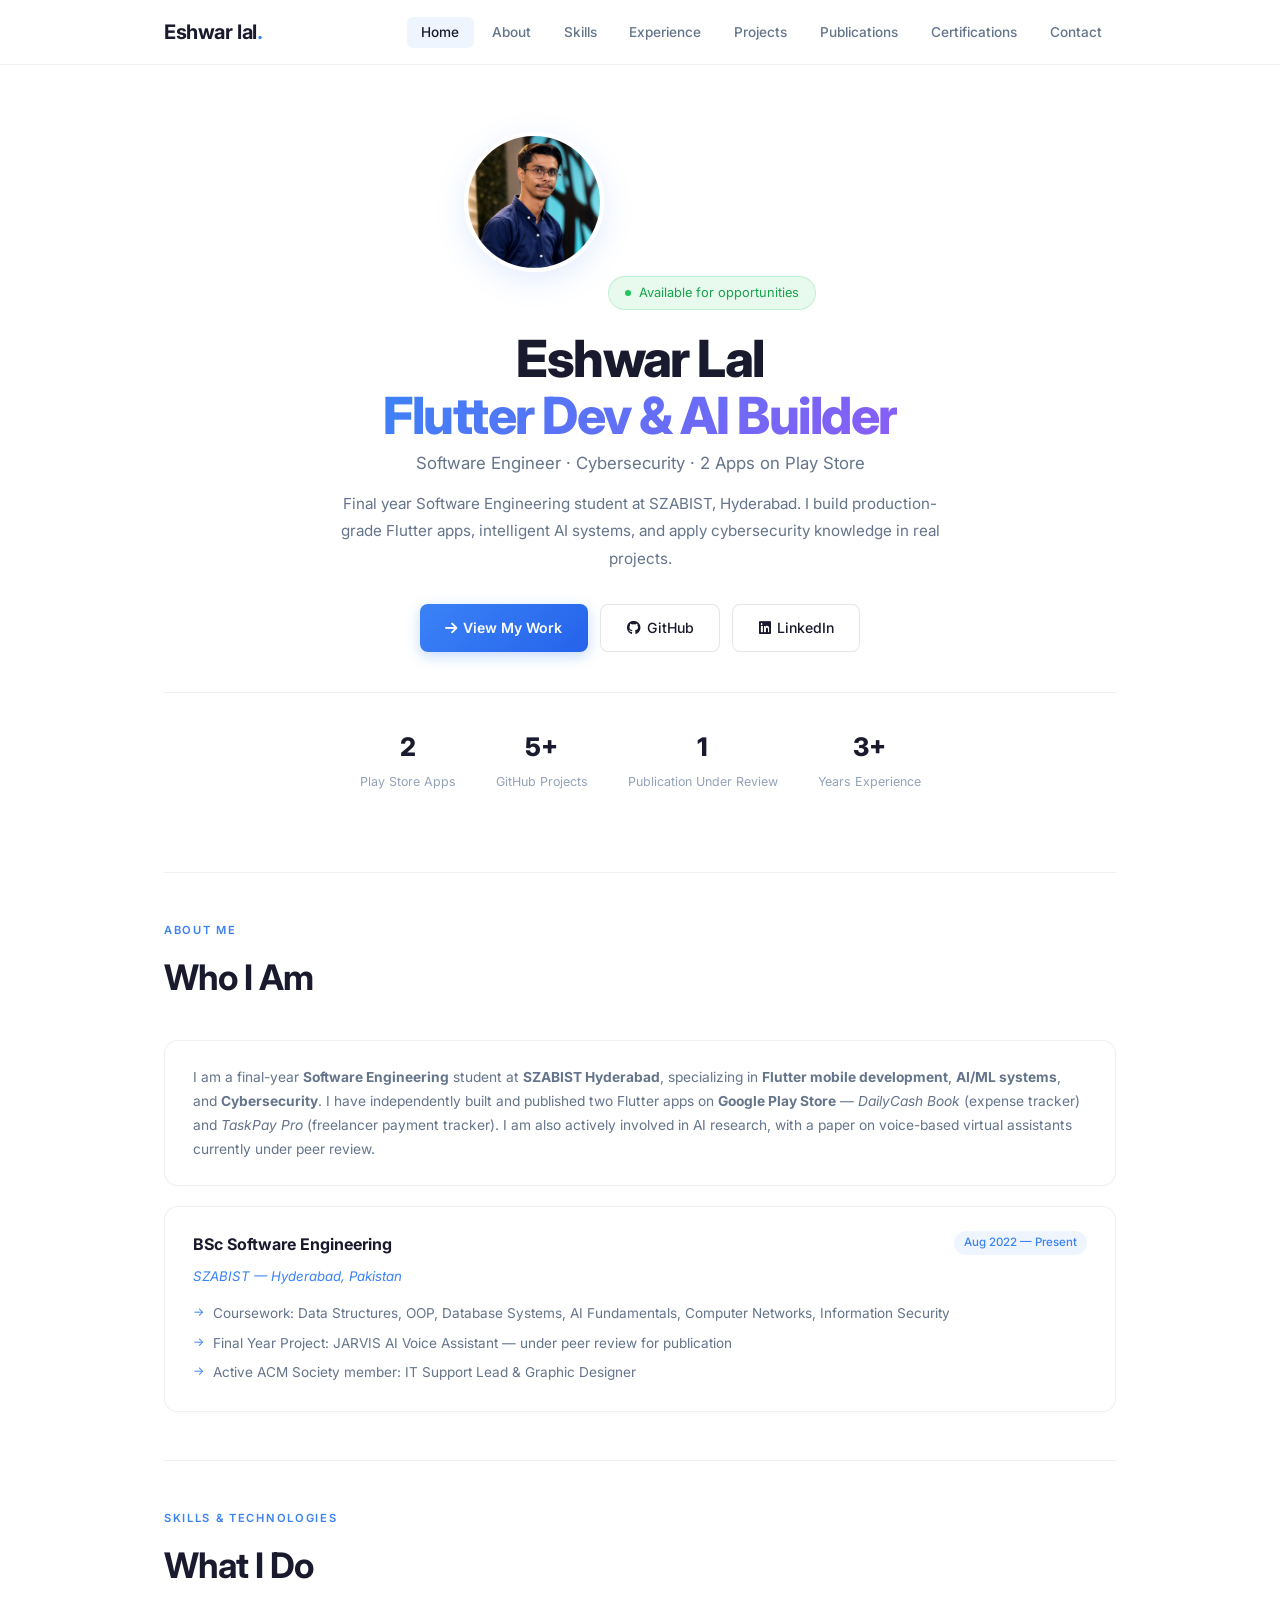
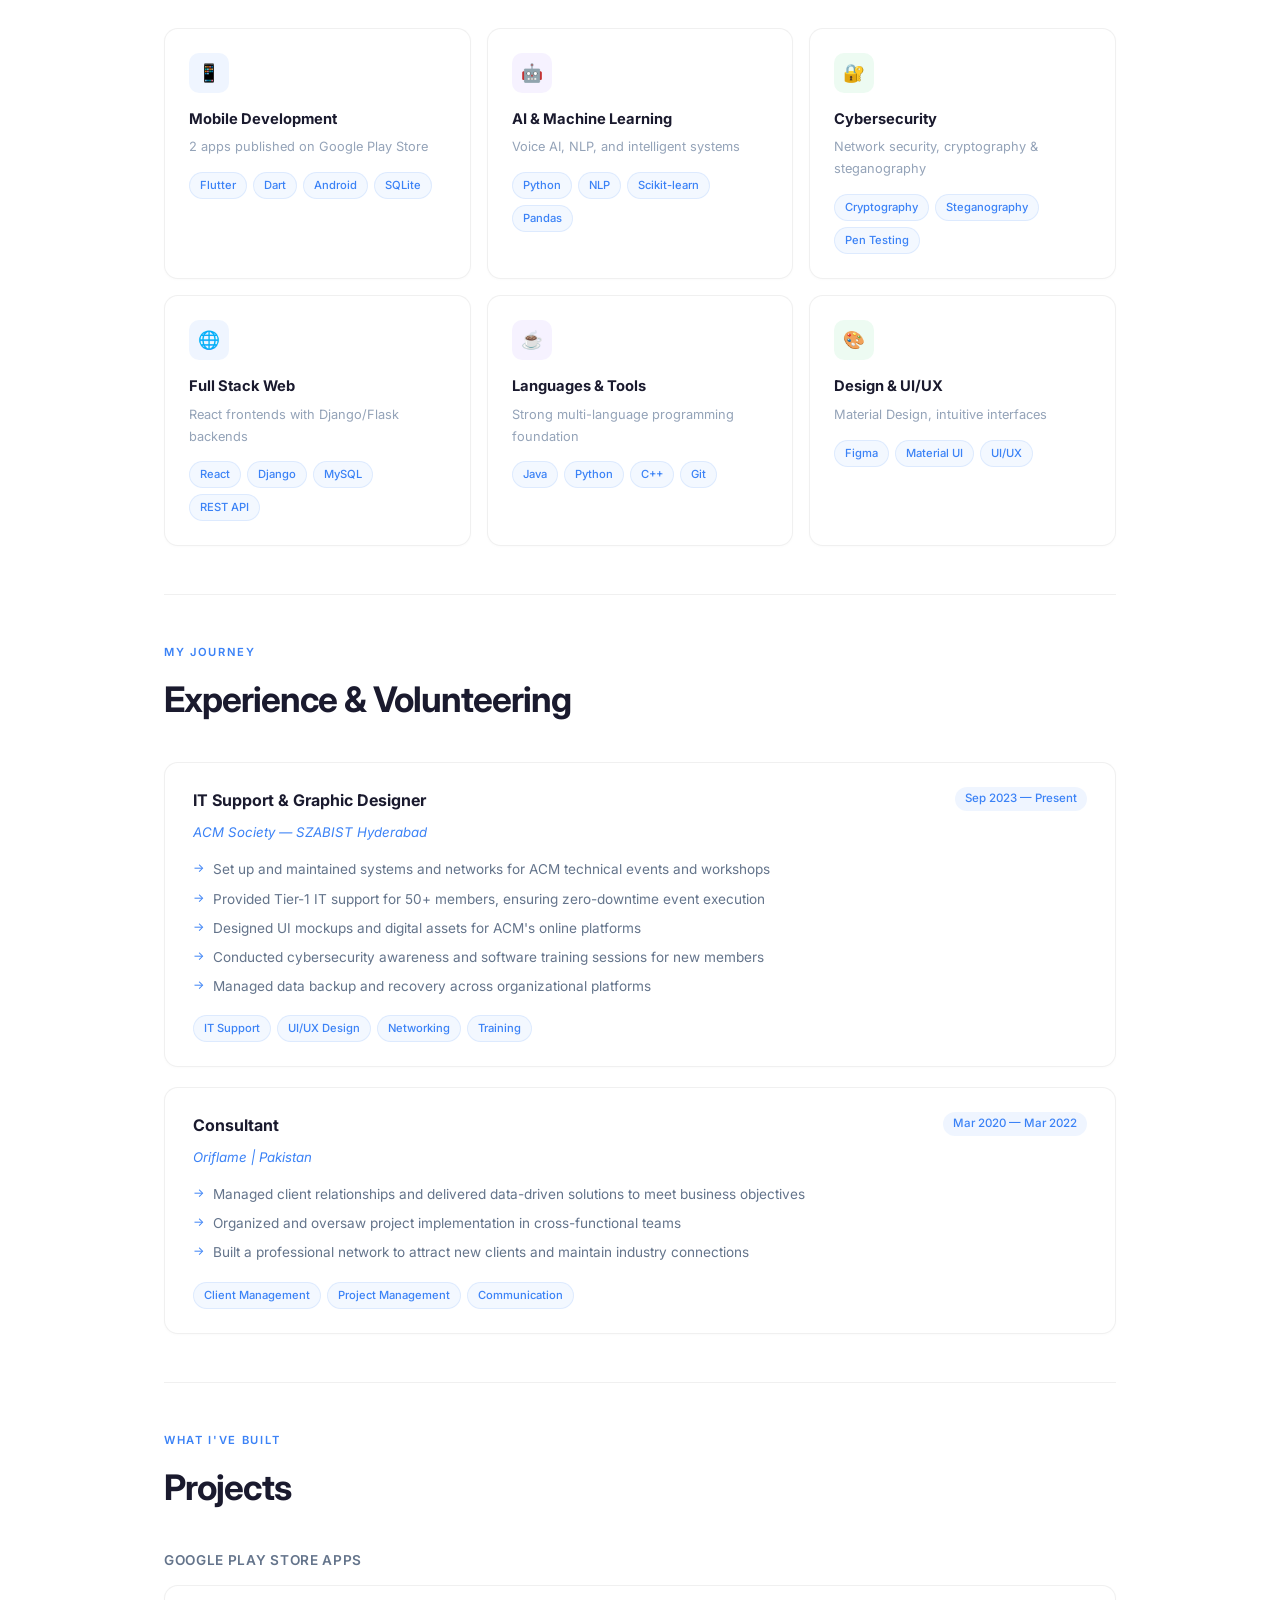
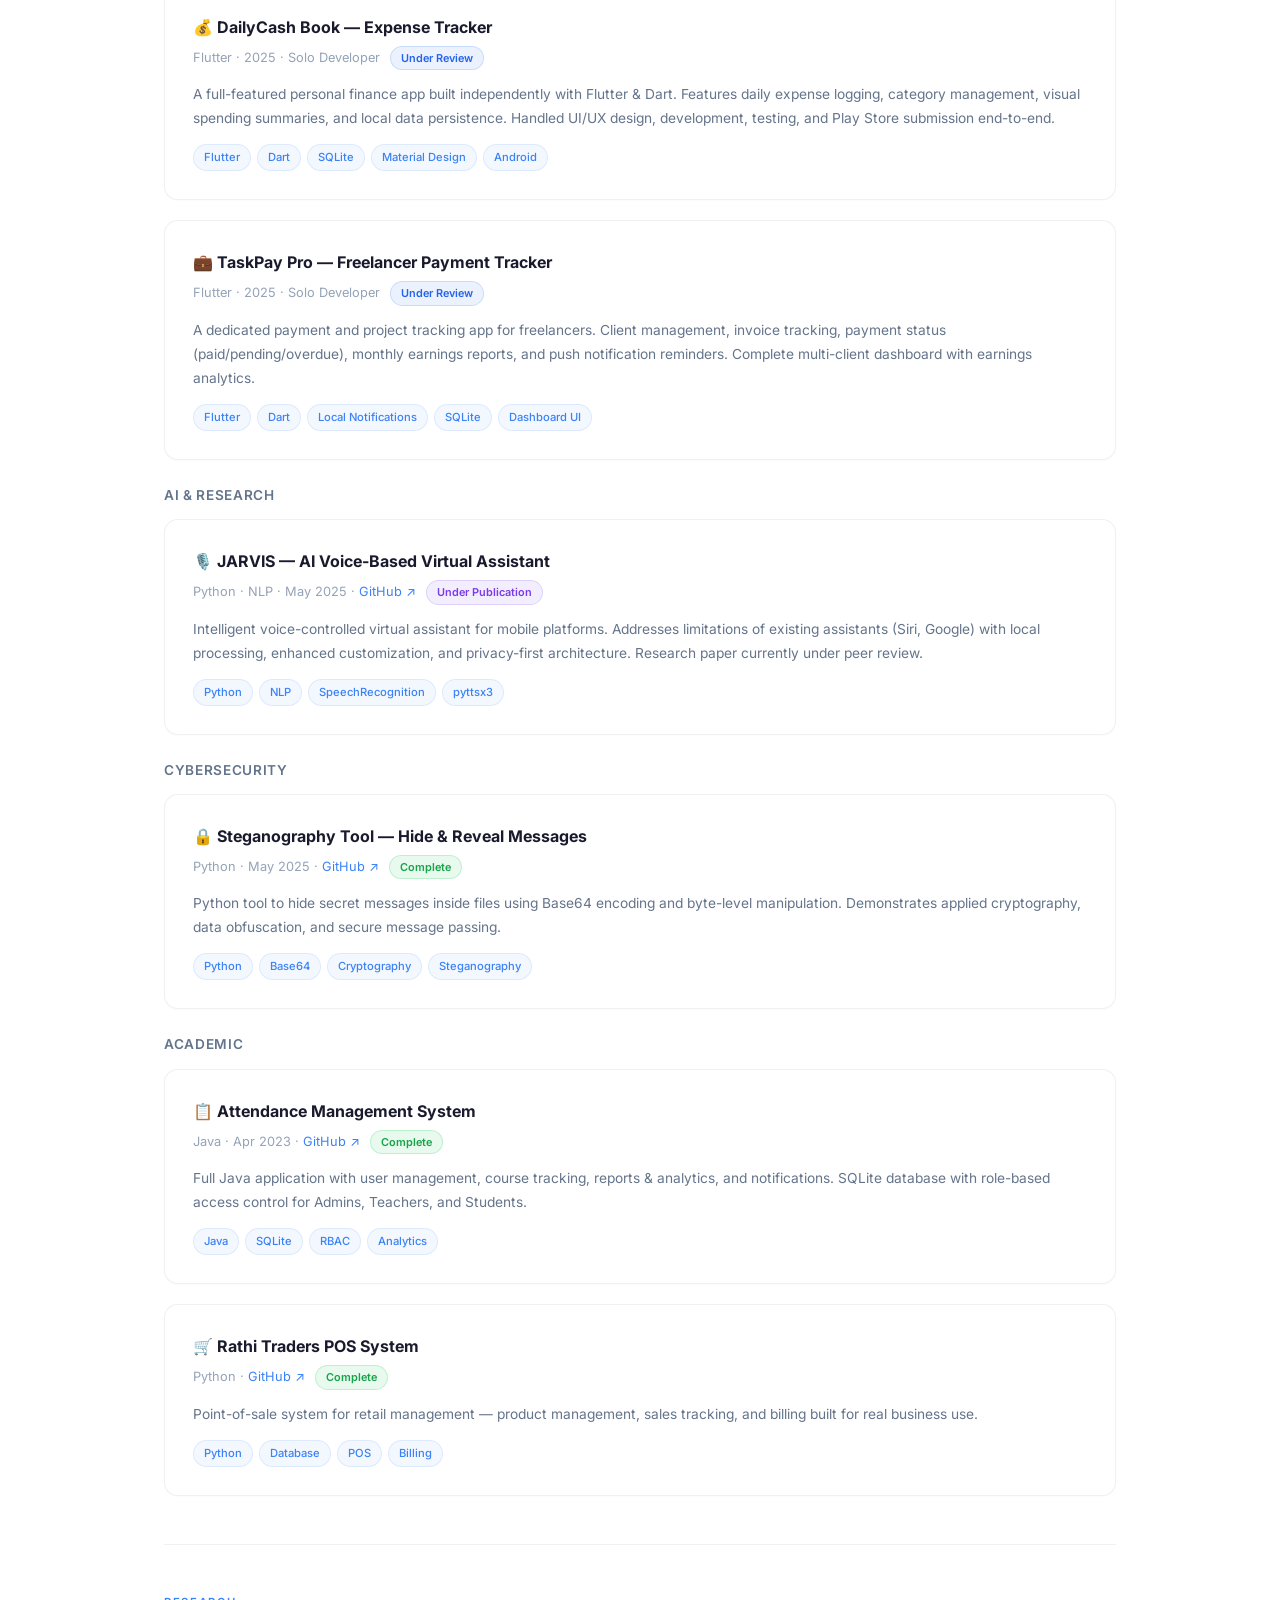
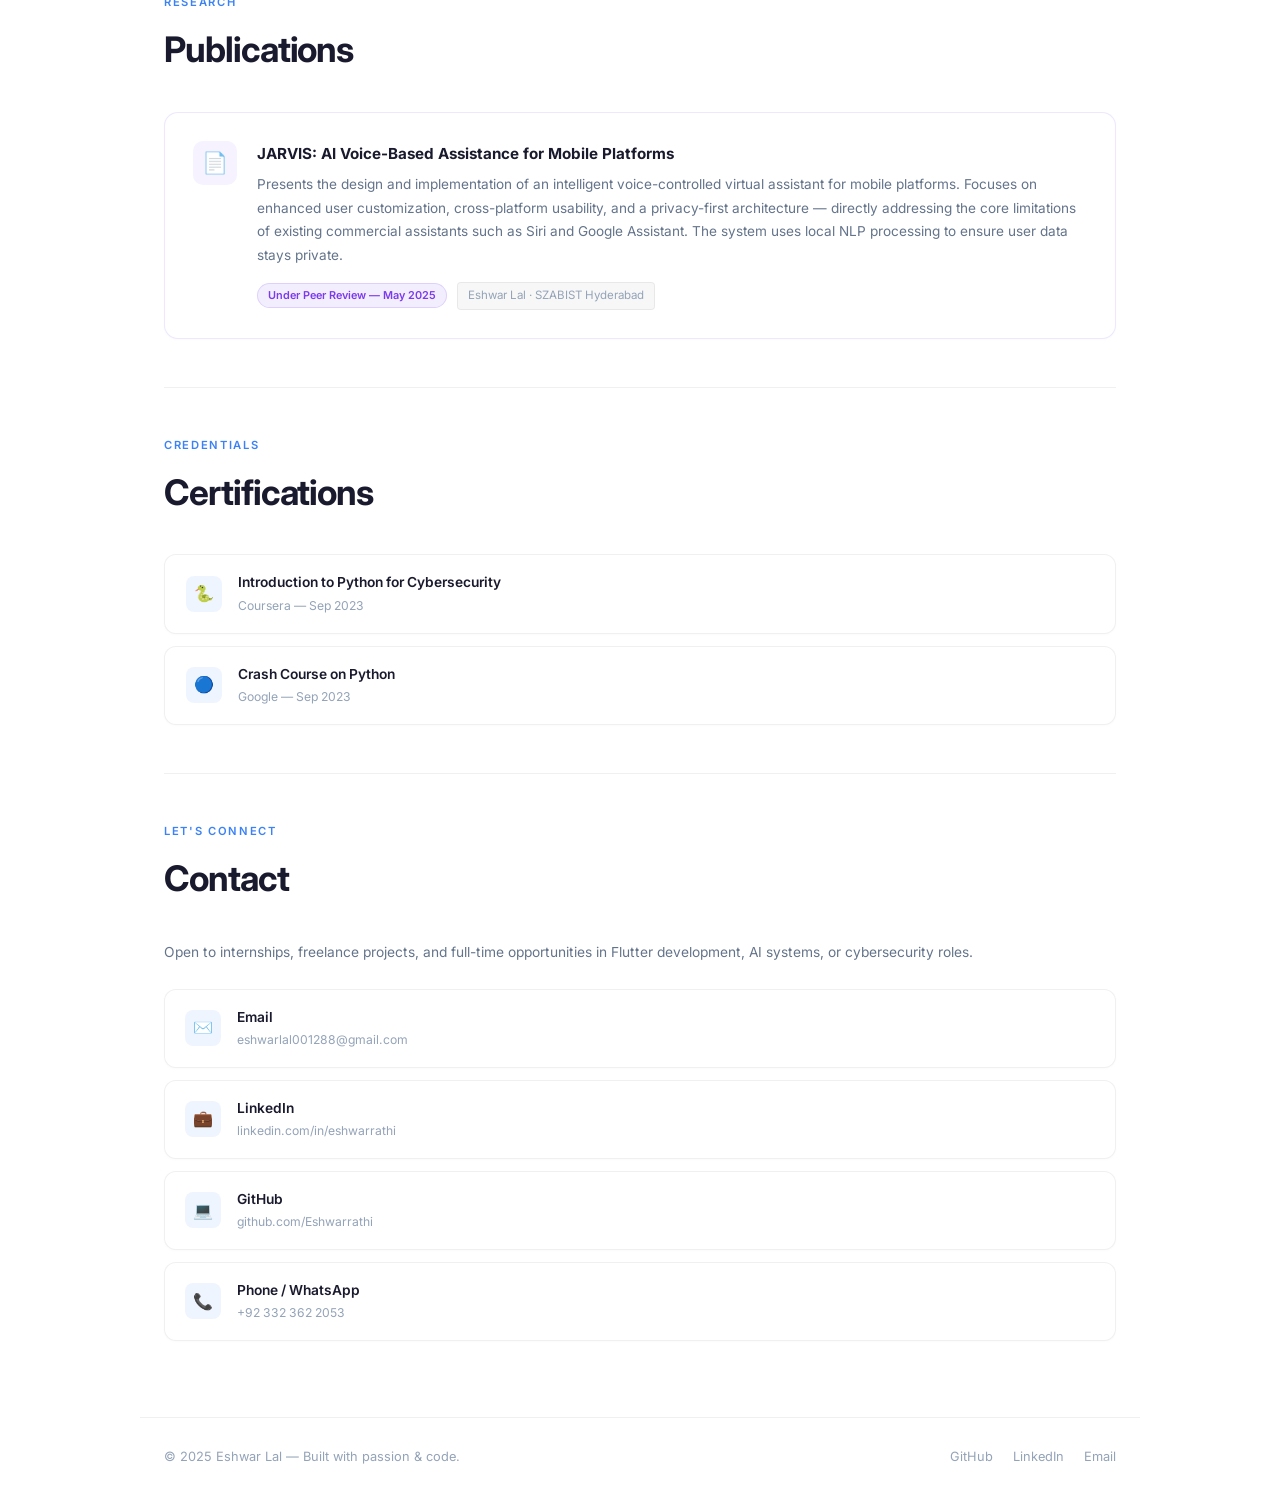
<file: index.html>
<!DOCTYPE html>
<html lang="en">
<head>
  <meta charset="UTF-8"/>
  <meta name="viewport" content="width=device-width, initial-scale=1.0"/>
  <meta name="description" content="Eshwar Lal — Flutter Developer, AI Builder & Cybersecurity Professional"/>
  <title>Eshwar Lal — Portfolio</title>
  <link rel="preconnect" href="https://fonts.googleapis.com">
  <link href="https://fonts.googleapis.com/css2?family=Inter:wght@300;400;500;600;700;800&display=swap" rel="stylesheet">
  <link rel="stylesheet" href="https://cdnjs.cloudflare.com/ajax/libs/font-awesome/6.0.0-beta3/css/all.min.css">
  <link rel="stylesheet" href="style.css"/>
</head>
<body>

<header class="site-header">
  <nav class="navbar">
    <a class="navbar-brand" href="#home">Eshwar lal<span>.</span></a>
    <button class="nav-toggle" id="navToggle" aria-label="Menu">
      <span></span><span></span><span></span>
    </button>
    <ul class="nav-links" id="navLinks">
      <li><a href="#home" class="active">Home</a></li>
      <li><a href="#about">About</a></li>
      <li><a href="#skills">Skills</a></li>
      <li><a href="#experience">Experience</a></li>
      <li><a href="#projects">Projects</a></li>
      <li><a href="#publications">Publications</a></li>
      <li><a href="#certifications">Certifications</a></li>
      <li><a href="#contact">Contact</a></li>
    </ul>
  </nav>
</header>

<main>

<!-- ─── Hero ─── -->
<section id="home" class="hero visible">
  <img src="1777917170538.png" alt="Eshwar Lal" class="hero-avatar" id="profilePic"/>
  <div class="hero-badge">
    <span class="hero-badge-dot"></span> Available for opportunities
  </div>
  <h1 class="hero-name">Eshwar Lal<br><span>Flutter Dev &amp; AI Builder</span></h1>
  <p class="hero-title">Software Engineer · Cybersecurity · 2 Apps on Play Store</p>
  <p class="hero-desc">Final year Software Engineering student at SZABIST, Hyderabad. I build production-grade Flutter apps, intelligent AI systems, and apply cybersecurity knowledge in real projects.</p>
  <div class="hero-btns">
    <a href="#projects" class="btn-primary"><i class="fas fa-arrow-right"></i> View My Work</a>
    <a href="https://github.com/Eshwarrathi" target="_blank" class="btn-outline"><i class="fab fa-github"></i> GitHub</a>
    <a href="https://www.linkedin.com/in/eshwarrathi" target="_blank" class="btn-outline"><i class="fab fa-linkedin"></i> LinkedIn</a>
  </div>
  <div class="hero-stats">
    <div><div class="stat-num">2</div><div class="stat-label">Play Store Apps</div></div>
    <div><div class="stat-num">5+</div><div class="stat-label">GitHub Projects</div></div>
    <div><div class="stat-num">1</div><div class="stat-label">Publication Under Review</div></div>
    <div><div class="stat-num">3+</div><div class="stat-label">Years Experience</div></div>
  </div>
</section>

<hr class="divider"/>

<!-- ─── About ─── -->
<section id="about">
  <span class="section-label">About Me</span>
  <h2 class="section-title">Who I Am</h2>
  <div class="card">
    <p class="card-desc">I am a final-year <strong>Software Engineering</strong> student at <strong>SZABIST Hyderabad</strong>, specializing in <strong>Flutter mobile development</strong>, <strong>AI/ML systems</strong>, and <strong>Cybersecurity</strong>. I have independently built and published two Flutter apps on <strong>Google Play Store</strong> — <em>DailyCash Book</em> (expense tracker) and <em>TaskPay Pro</em> (freelancer payment tracker). I am also actively involved in AI research, with a paper on voice-based virtual assistants currently under peer review.</p>
  </div>

  <div class="card" style="margin-top:1rem;">
    <div class="card-header">
      <span class="card-title">BSc Software Engineering</span>
      <span class="card-date">Aug 2022 — Present</span>
    </div>
    <div class="card-org"><a href="https://www.szabist.edu.pk" target="_blank">SZABIST — Hyderabad, Pakistan</a></div>
    <ul class="card-list">
      <li>Coursework: Data Structures, OOP, Database Systems, AI Fundamentals, Computer Networks, Information Security</li>
      <li>Final Year Project: JARVIS AI Voice Assistant — under peer review for publication</li>
      <li>Active ACM Society member: IT Support Lead &amp; Graphic Designer</li>
    </ul>
  </div>
</section>

<hr class="divider"/>

<!-- ─── Skills ─── -->
<section id="skills">
  <span class="section-label">Skills &amp; Technologies</span>
  <h2 class="section-title">What I Do</h2>
  <div class="skills-grid">
    <div class="skill-card">
      <div class="skill-icon icon-blue">📱</div>
      <h3>Mobile Development</h3>
      <p>2 apps published on Google Play Store</p>
      <div class="tags"><span class="tag">Flutter</span><span class="tag">Dart</span><span class="tag">Android</span><span class="tag">SQLite</span></div>
    </div>
    <div class="skill-card">
      <div class="skill-icon icon-purple">🤖</div>
      <h3>AI &amp; Machine Learning</h3>
      <p>Voice AI, NLP, and intelligent systems</p>
      <div class="tags"><span class="tag">Python</span><span class="tag">NLP</span><span class="tag">Scikit-learn</span><span class="tag">Pandas</span></div>
    </div>
    <div class="skill-card">
      <div class="skill-icon icon-green">🔐</div>
      <h3>Cybersecurity</h3>
      <p>Network security, cryptography &amp; steganography</p>
      <div class="tags"><span class="tag">Cryptography</span><span class="tag">Steganography</span><span class="tag">Pen Testing</span></div>
    </div>
    <div class="skill-card">
      <div class="skill-icon icon-blue">🌐</div>
      <h3>Full Stack Web</h3>
      <p>React frontends with Django/Flask backends</p>
      <div class="tags"><span class="tag">React</span><span class="tag">Django</span><span class="tag">MySQL</span><span class="tag">REST API</span></div>
    </div>
    <div class="skill-card">
      <div class="skill-icon icon-purple">☕</div>
      <h3>Languages &amp; Tools</h3>
      <p>Strong multi-language programming foundation</p>
      <div class="tags"><span class="tag">Java</span><span class="tag">Python</span><span class="tag">C++</span><span class="tag">Git</span></div>
    </div>
    <div class="skill-card">
      <div class="skill-icon icon-green">🎨</div>
      <h3>Design &amp; UI/UX</h3>
      <p>Material Design, intuitive interfaces</p>
      <div class="tags"><span class="tag">Figma</span><span class="tag">Material UI</span><span class="tag">UI/UX</span></div>
    </div>
  </div>
</section>

<hr class="divider"/>

<!-- ─── Experience ─── -->
<section id="experience">
  <span class="section-label">My Journey</span>
  <h2 class="section-title">Experience &amp; Volunteering</h2>
  <div class="card">
    <div class="card-header">
      <span class="card-title">IT Support &amp; Graphic Designer</span>
      <span class="card-date">Sep 2023 — Present</span>
    </div>
    <div class="card-org"><a href="https://www.szabist.edu.pk" target="_blank">ACM Society — SZABIST Hyderabad</a></div>
    <ul class="card-list">
      <li>Set up and maintained systems and networks for ACM technical events and workshops</li>
      <li>Provided Tier-1 IT support for 50+ members, ensuring zero-downtime event execution</li>
      <li>Designed UI mockups and digital assets for ACM's online platforms</li>
      <li>Conducted cybersecurity awareness and software training sessions for new members</li>
      <li>Managed data backup and recovery across organizational platforms</li>
    </ul>
    <div class="tags"><span class="tag">IT Support</span><span class="tag">UI/UX Design</span><span class="tag">Networking</span><span class="tag">Training</span></div>
  </div>
  <div class="card">
    <div class="card-header">
      <span class="card-title">Consultant</span>
      <span class="card-date">Mar 2020 — Mar 2022</span>
    </div>
    <div class="card-org">Oriflame | Pakistan</div>
    <ul class="card-list">
      <li>Managed client relationships and delivered data-driven solutions to meet business objectives</li>
      <li>Organized and oversaw project implementation in cross-functional teams</li>
      <li>Built a professional network to attract new clients and maintain industry connections</li>
    </ul>
    <div class="tags"><span class="tag">Client Management</span><span class="tag">Project Management</span><span class="tag">Communication</span></div>
  </div>
</section>

<hr class="divider"/>

<!-- ─── Projects ─── -->
<section id="projects">
  <span class="section-label">What I've Built</span>
  <h2 class="section-title">Projects</h2>

  <h3 style="font-size:0.85rem;font-weight:600;color:#64748b;margin-bottom:0.75rem;text-transform:uppercase;letter-spacing:0.05em;">Google Play Store Apps</h3>
  <div class="project-card card-featured">
    <div class="project-title">💰 DailyCash Book — Expense Tracker</div>
    <div class="project-meta">Flutter · 2025 · Solo Developer <span class="badge badge-blue" style="margin-left:6px;">Under Review</span></div>
    <p class="project-desc">A full-featured personal finance app built independently with Flutter &amp; Dart. Features daily expense logging, category management, visual spending summaries, and local data persistence. Handled UI/UX design, development, testing, and Play Store submission end-to-end.</p>
    <div class="tags"><span class="tag">Flutter</span><span class="tag">Dart</span><span class="tag">SQLite</span><span class="tag">Material Design</span><span class="tag">Android</span></div>
  </div>
  <div class="project-card card-featured">
    <div class="project-title">💼 TaskPay Pro — Freelancer Payment Tracker</div>
    <div class="project-meta">Flutter · 2025 · Solo Developer <span class="badge badge-blue" style="margin-left:6px;">Under Review</span></div>
    <p class="project-desc">A dedicated payment and project tracking app for freelancers. Client management, invoice tracking, payment status (paid/pending/overdue), monthly earnings reports, and push notification reminders. Complete multi-client dashboard with earnings analytics.</p>
    <div class="tags"><span class="tag">Flutter</span><span class="tag">Dart</span><span class="tag">Local Notifications</span><span class="tag">SQLite</span><span class="tag">Dashboard UI</span></div>
  </div>

  <h3 style="font-size:0.85rem;font-weight:600;color:#64748b;margin:1.5rem 0 0.75rem;text-transform:uppercase;letter-spacing:0.05em;">AI &amp; Research</h3>
  <div class="project-card">
    <div class="project-title">🎙️ JARVIS — AI Voice-Based Virtual Assistant</div>
    <div class="project-meta">Python · NLP · May 2025 · <a href="https://github.com/Eshwarrathi" target="_blank">GitHub ↗</a> <span class="badge badge-purple" style="margin-left:6px;">Under Publication</span></div>
    <p class="project-desc">Intelligent voice-controlled virtual assistant for mobile platforms. Addresses limitations of existing assistants (Siri, Google) with local processing, enhanced customization, and privacy-first architecture. Research paper currently under peer review.</p>
    <div class="tags"><span class="tag">Python</span><span class="tag">NLP</span><span class="tag">SpeechRecognition</span><span class="tag">pyttsx3</span></div>
  </div>

  <h3 style="font-size:0.85rem;font-weight:600;color:#64748b;margin:1.5rem 0 0.75rem;text-transform:uppercase;letter-spacing:0.05em;">Cybersecurity</h3>
  <div class="project-card">
    <div class="project-title">🔒 Steganography Tool — Hide &amp; Reveal Messages</div>
    <div class="project-meta">Python · May 2025 · <a href="https://github.com/Eshwarrathi" target="_blank">GitHub ↗</a> <span class="badge badge-green" style="margin-left:6px;">Complete</span></div>
    <p class="project-desc">Python tool to hide secret messages inside files using Base64 encoding and byte-level manipulation. Demonstrates applied cryptography, data obfuscation, and secure message passing.</p>
    <div class="tags"><span class="tag">Python</span><span class="tag">Base64</span><span class="tag">Cryptography</span><span class="tag">Steganography</span></div>
  </div>

  <h3 style="font-size:0.85rem;font-weight:600;color:#64748b;margin:1.5rem 0 0.75rem;text-transform:uppercase;letter-spacing:0.05em;">Academic</h3>
  <div class="project-card">
    <div class="project-title">📋 Attendance Management System</div>
    <div class="project-meta">Java · Apr 2023 · <a href="https://github.com/Eshwarrathi/Attendance-management-system-in-java-" target="_blank">GitHub ↗</a> <span class="badge badge-green" style="margin-left:6px;">Complete</span></div>
    <p class="project-desc">Full Java application with user management, course tracking, reports &amp; analytics, and notifications. SQLite database with role-based access control for Admins, Teachers, and Students.</p>
    <div class="tags"><span class="tag">Java</span><span class="tag">SQLite</span><span class="tag">RBAC</span><span class="tag">Analytics</span></div>
  </div>
  <div class="project-card">
    <div class="project-title">🛒 Rathi Traders POS System</div>
    <div class="project-meta">Python · <a href="https://github.com/Eshwarrathi/Rathi-Traders-POS-sytem" target="_blank">GitHub ↗</a> <span class="badge badge-green" style="margin-left:6px;">Complete</span></div>
    <p class="project-desc">Point-of-sale system for retail management — product management, sales tracking, and billing built for real business use.</p>
    <div class="tags"><span class="tag">Python</span><span class="tag">Database</span><span class="tag">POS</span><span class="tag">Billing</span></div>
  </div>
</section>

<hr class="divider"/>

<!-- ─── Publications ─── -->
<section id="publications">
  <span class="section-label">Research</span>
  <h2 class="section-title">Publications</h2>
  <div class="pub-card">
    <div class="pub-icon">📄</div>
    <div>
      <div class="pub-title">JARVIS: AI Voice-Based Assistance for Mobile Platforms</div>
      <p class="pub-desc">Presents the design and implementation of an intelligent voice-controlled virtual assistant for mobile platforms. Focuses on enhanced user customization, cross-platform usability, and a privacy-first architecture — directly addressing the core limitations of existing commercial assistants such as Siri and Google Assistant. The system uses local NLP processing to ensure user data stays private.</p>
      <span class="badge badge-purple">Under Peer Review — May 2025</span>
      <span class="badge-gray" style="display:inline-block;margin-left:6px;">Eshwar Lal · SZABIST Hyderabad</span>
    </div>
  </div>
</section>

<hr class="divider"/>

<!-- ─── Certifications ─── -->
<section id="certifications">
  <span class="section-label">Credentials</span>
  <h2 class="section-title">Certifications</h2>
  <div class="cert-card">
    <div class="cert-icon">🐍</div>
    <div>
      <div class="cert-name">Introduction to Python for Cybersecurity</div>
      <div class="cert-issuer">Coursera — Sep 2023</div>
    </div>
  </div>
  <div class="cert-card">
    <div class="cert-icon">🔵</div>
    <div>
      <div class="cert-name">Crash Course on Python</div>
      <div class="cert-issuer">Google — Sep 2023</div>
    </div>
  </div>
</section>

<hr class="divider"/>

<!-- ─── Contact ─── -->
<section id="contact">
  <span class="section-label">Let's Connect</span>
  <h2 class="section-title">Contact</h2>
  <p class="card-desc" style="margin-bottom:1.5rem;">Open to internships, freelance projects, and full-time opportunities in Flutter development, AI systems, or cybersecurity roles.</p>
  <a href="mailto:eshwarlal001288@gmail.com" class="contact-card">
    <div class="contact-icon">✉️</div>
    <div>
      <div class="contact-text">Email</div>
      <div class="contact-sub">eshwarlal001288@gmail.com</div>
    </div>
  </a>
  <a href="https://www.linkedin.com/in/eshwarrathi" target="_blank" class="contact-card">
    <div class="contact-icon">💼</div>
    <div>
      <div class="contact-text">LinkedIn</div>
      <div class="contact-sub">linkedin.com/in/eshwarrathi</div>
    </div>
  </a>
  <a href="https://github.com/Eshwarrathi" target="_blank" class="contact-card">
    <div class="contact-icon">💻</div>
    <div>
      <div class="contact-text">GitHub</div>
      <div class="contact-sub">github.com/Eshwarrathi</div>
    </div>
  </a>
  <a href="tel:+923323622053" class="contact-card">
    <div class="contact-icon">📞</div>
    <div>
      <div class="contact-text">Phone / WhatsApp</div>
      <div class="contact-sub">+92 332 362 2053</div>
    </div>
  </a>
</section>

</main>

<footer class="site-footer">
  <span class="footer-copy">© 2025 Eshwar Lal — Built with passion &amp; code.</span>
  <div class="footer-links">
    <a href="https://github.com/Eshwarrathi" target="_blank">GitHub</a>
    <a href="https://www.linkedin.com/in/eshwarrathi" target="_blank">LinkedIn</a>
    <a href="mailto:eshwarlal001288@gmail.com">Email</a>
  </div>
</footer>

<script>
// Mobile nav toggle
const toggle = document.getElementById('navToggle');
const links = document.getElementById('navLinks');
toggle.addEventListener('click', () => links.classList.toggle('open'));

// Close nav on link click
document.querySelectorAll('.nav-links a').forEach(a => {
  a.addEventListener('click', () => links.classList.remove('open'));
});

// Scroll-triggered animations
const observer = new IntersectionObserver((entries) => {
  entries.forEach(entry => {
    if (entry.isIntersecting) {
      entry.target.classList.add('visible');
    }
  });
}, { threshold: 0.1 });

document.querySelectorAll('section').forEach(s => {
  if (!s.classList.contains('visible')) observer.observe(s);
});

// Active nav link on scroll
const sections = document.querySelectorAll('section[id]');
const navAnchors = document.querySelectorAll('.nav-links a');
window.addEventListener('scroll', () => {
  let current = '';
  sections.forEach(s => {
    if (window.scrollY >= s.offsetTop - 200) current = s.id;
  });
  navAnchors.forEach(a => {
    a.classList.toggle('active', a.getAttribute('href') === '#' + current);
  });
});

// Profile pic click animation
document.getElementById('profilePic')?.addEventListener('click', function() {
  this.style.transform = 'scale(1.15) rotate(3deg)';
  setTimeout(() => { this.style.transform = ''; }, 400);
});
</script>

</body>
</html>
</file>
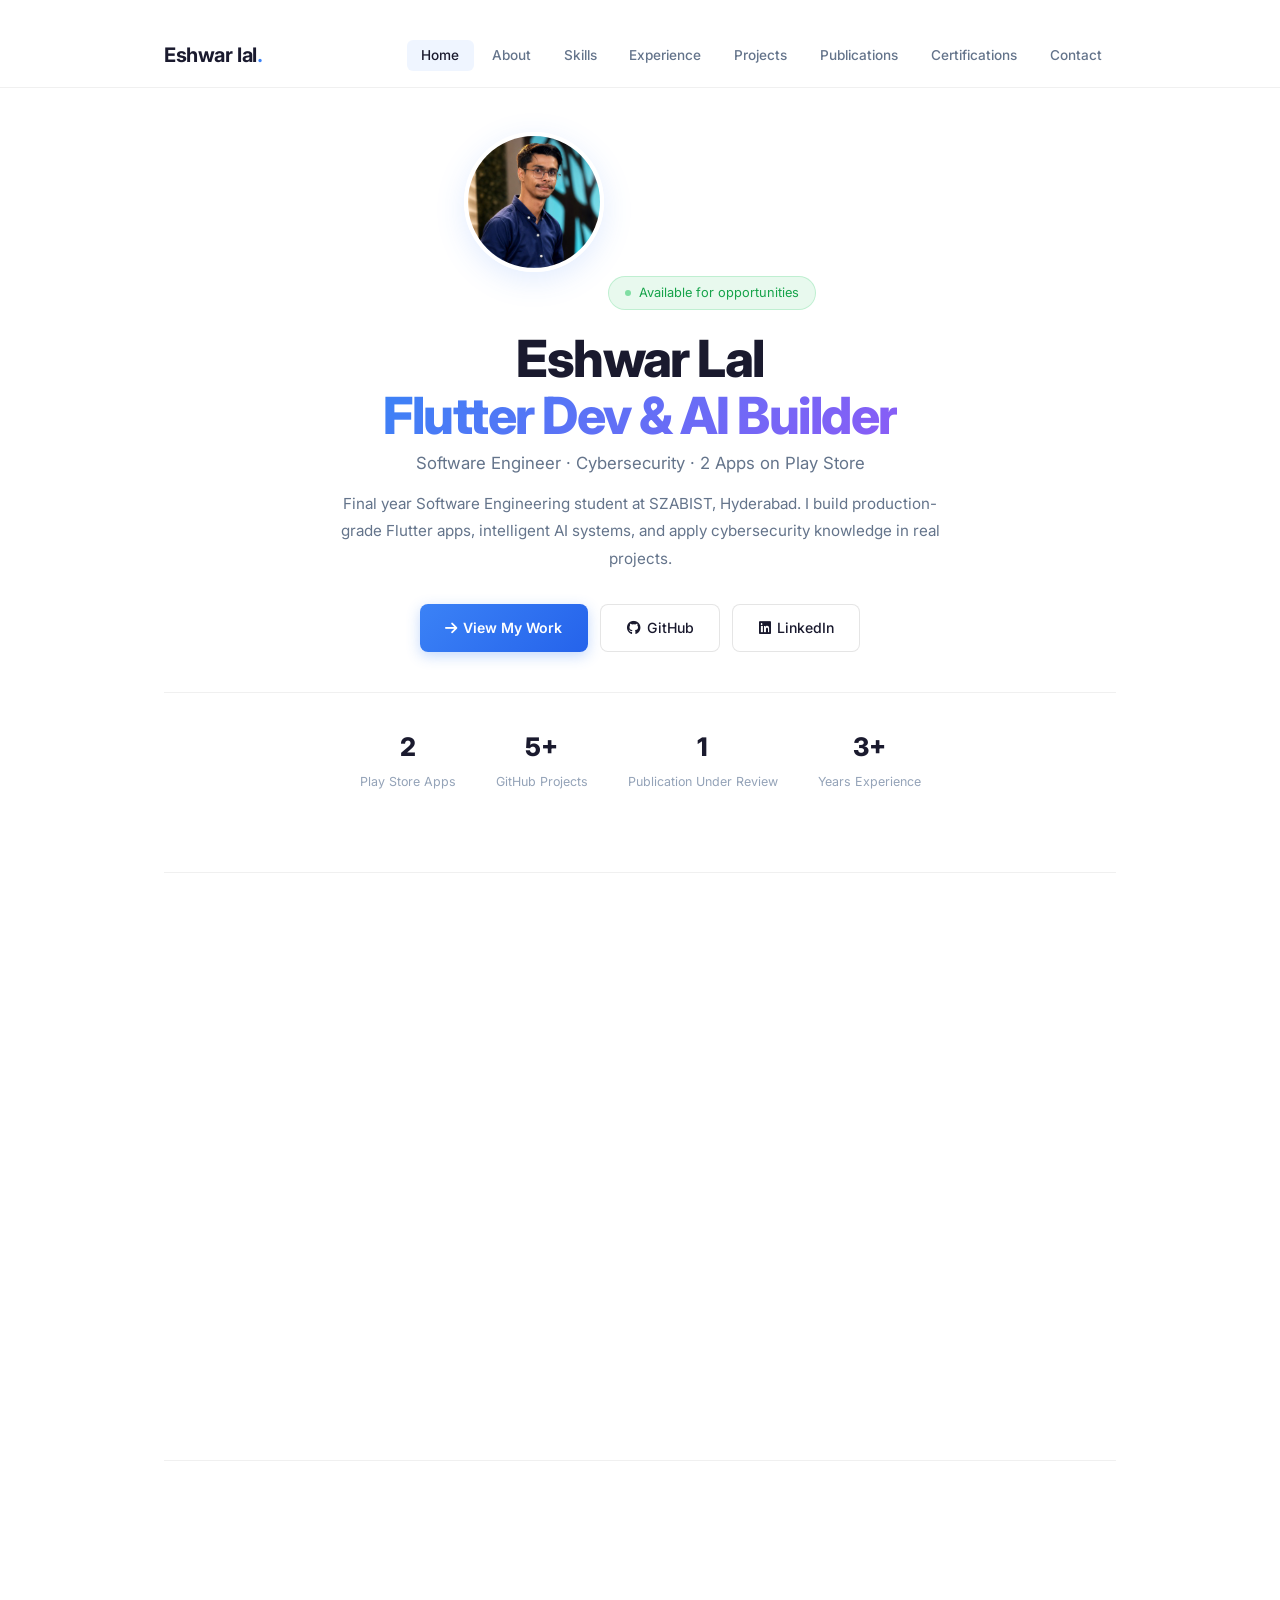
<file: certifications.html>
<!DOCTYPE html>
<html lang="en">
<head><meta charset="UTF-8"/><meta http-equiv="refresh" content="0;url=index.html#certifications"/><title>Redirecting...</title></head>
<body><p>Redirecting to <a href="index.html#certifications">new portfolio</a>...</p></body>
</html>
</file>
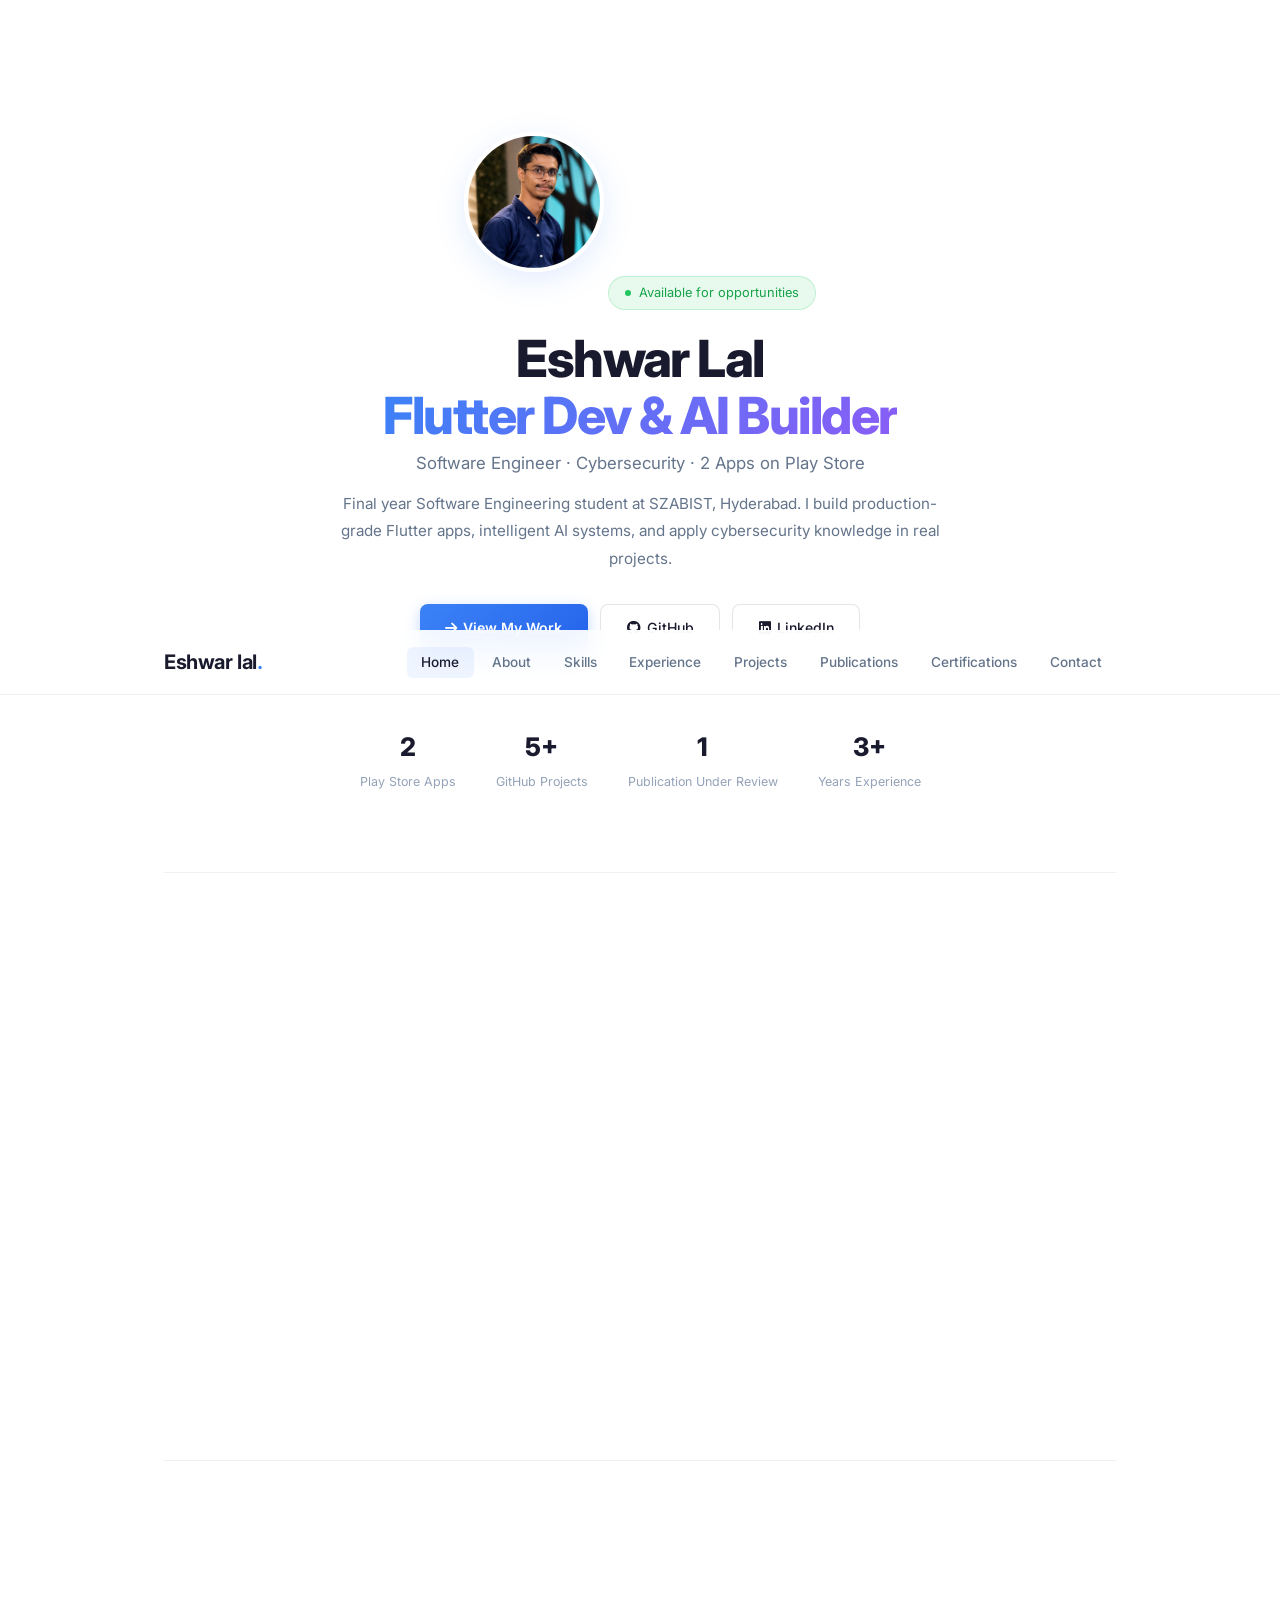
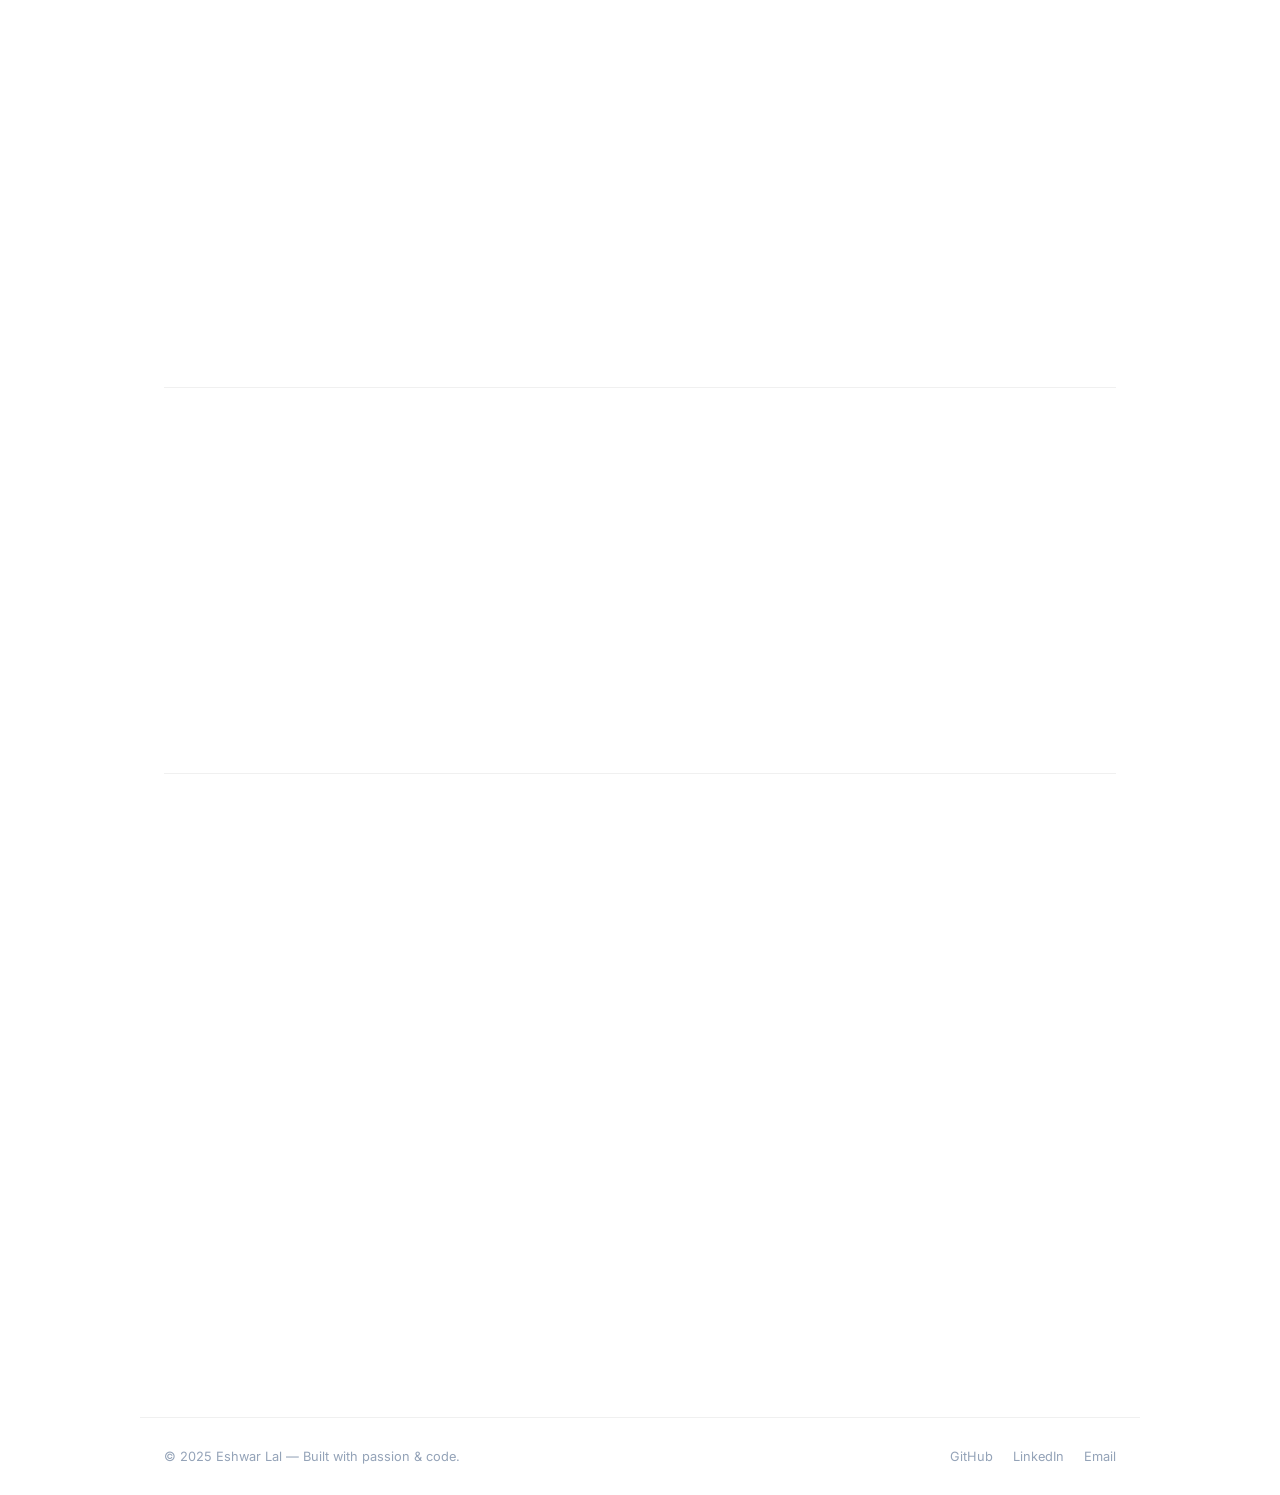
<file: contact.html>
<!DOCTYPE html>
<html lang="en">
<head><meta charset="UTF-8"/><meta http-equiv="refresh" content="0;url=index.html#contact"/><title>Redirecting...</title></head>
<body><p>Redirecting to <a href="index.html#contact">new portfolio</a>...</p></body>
</html>
</file>
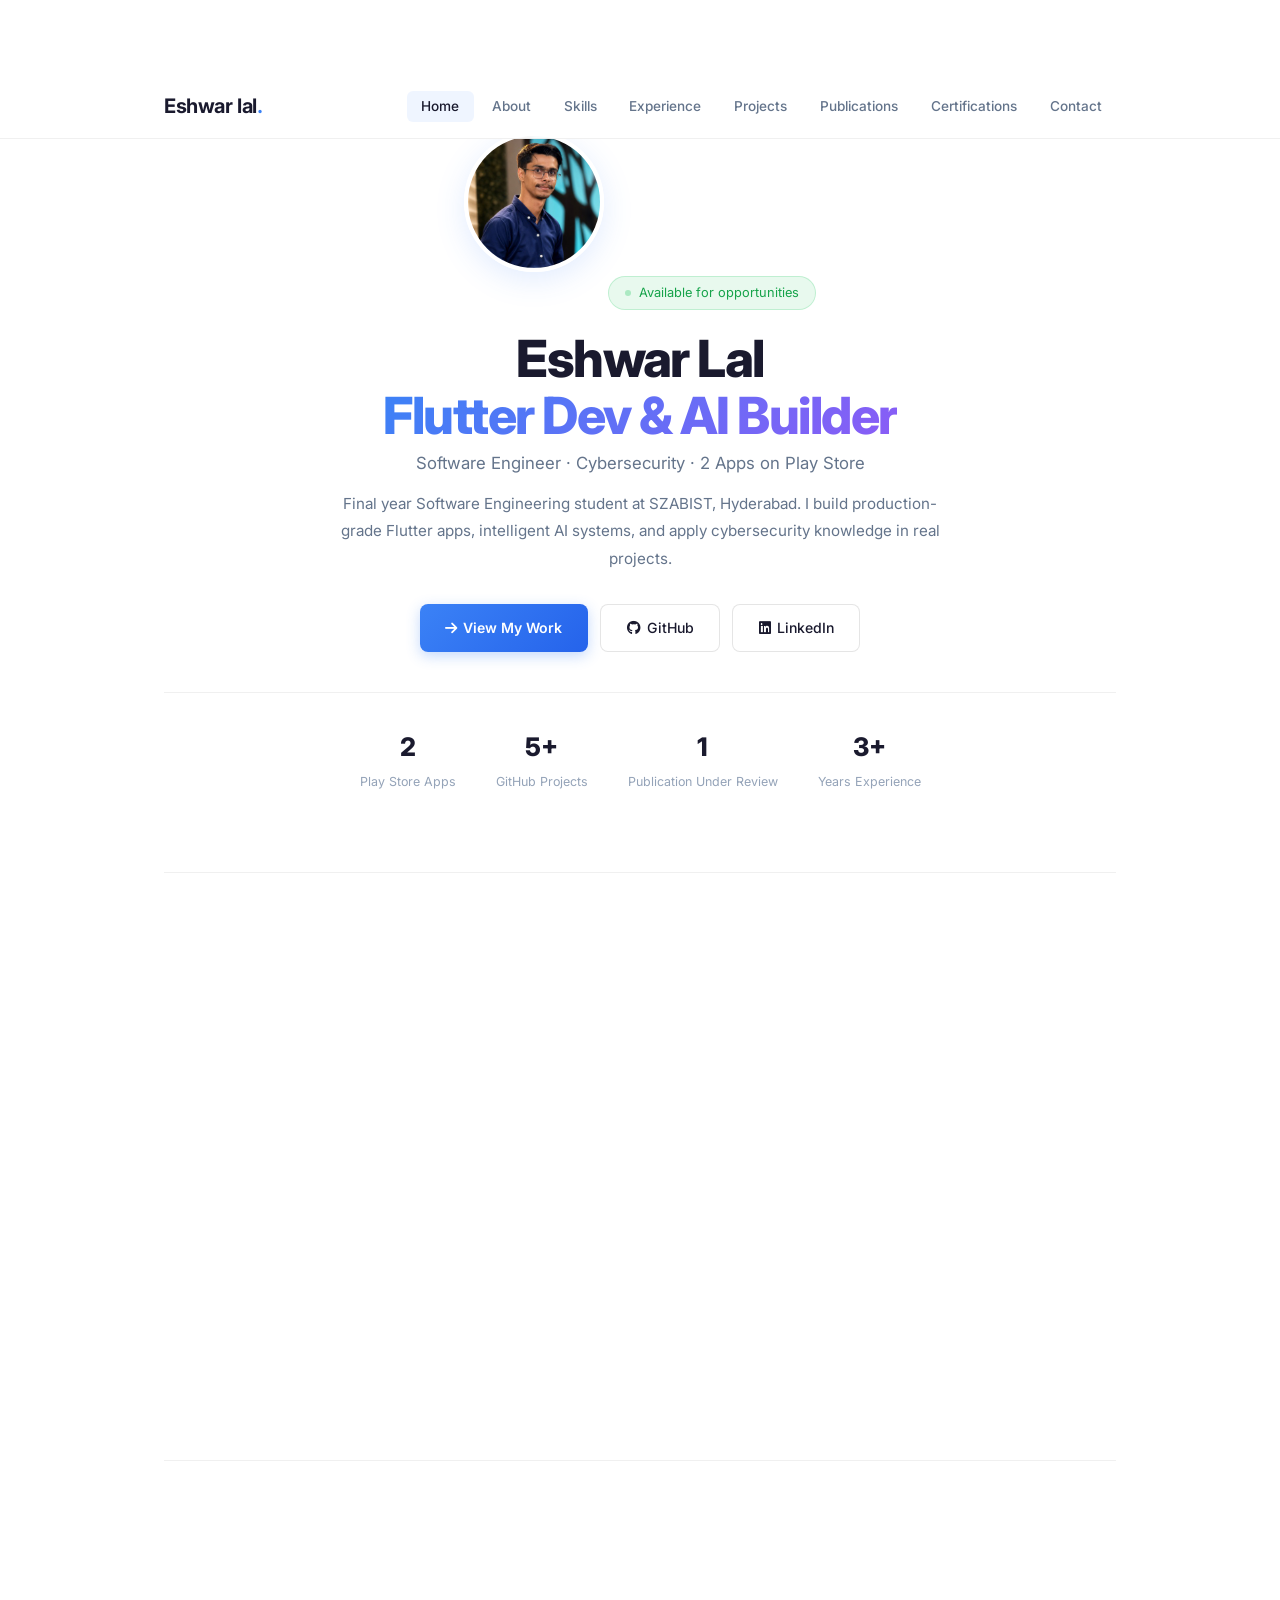
<file: experience.html>
<!DOCTYPE html>
<html lang="en">
<head><meta charset="UTF-8"/><meta http-equiv="refresh" content="0;url=index.html#experience"/><title>Redirecting...</title></head>
<body><p>Redirecting to <a href="index.html#experience">new portfolio</a>...</p></body>
</html>
</file>
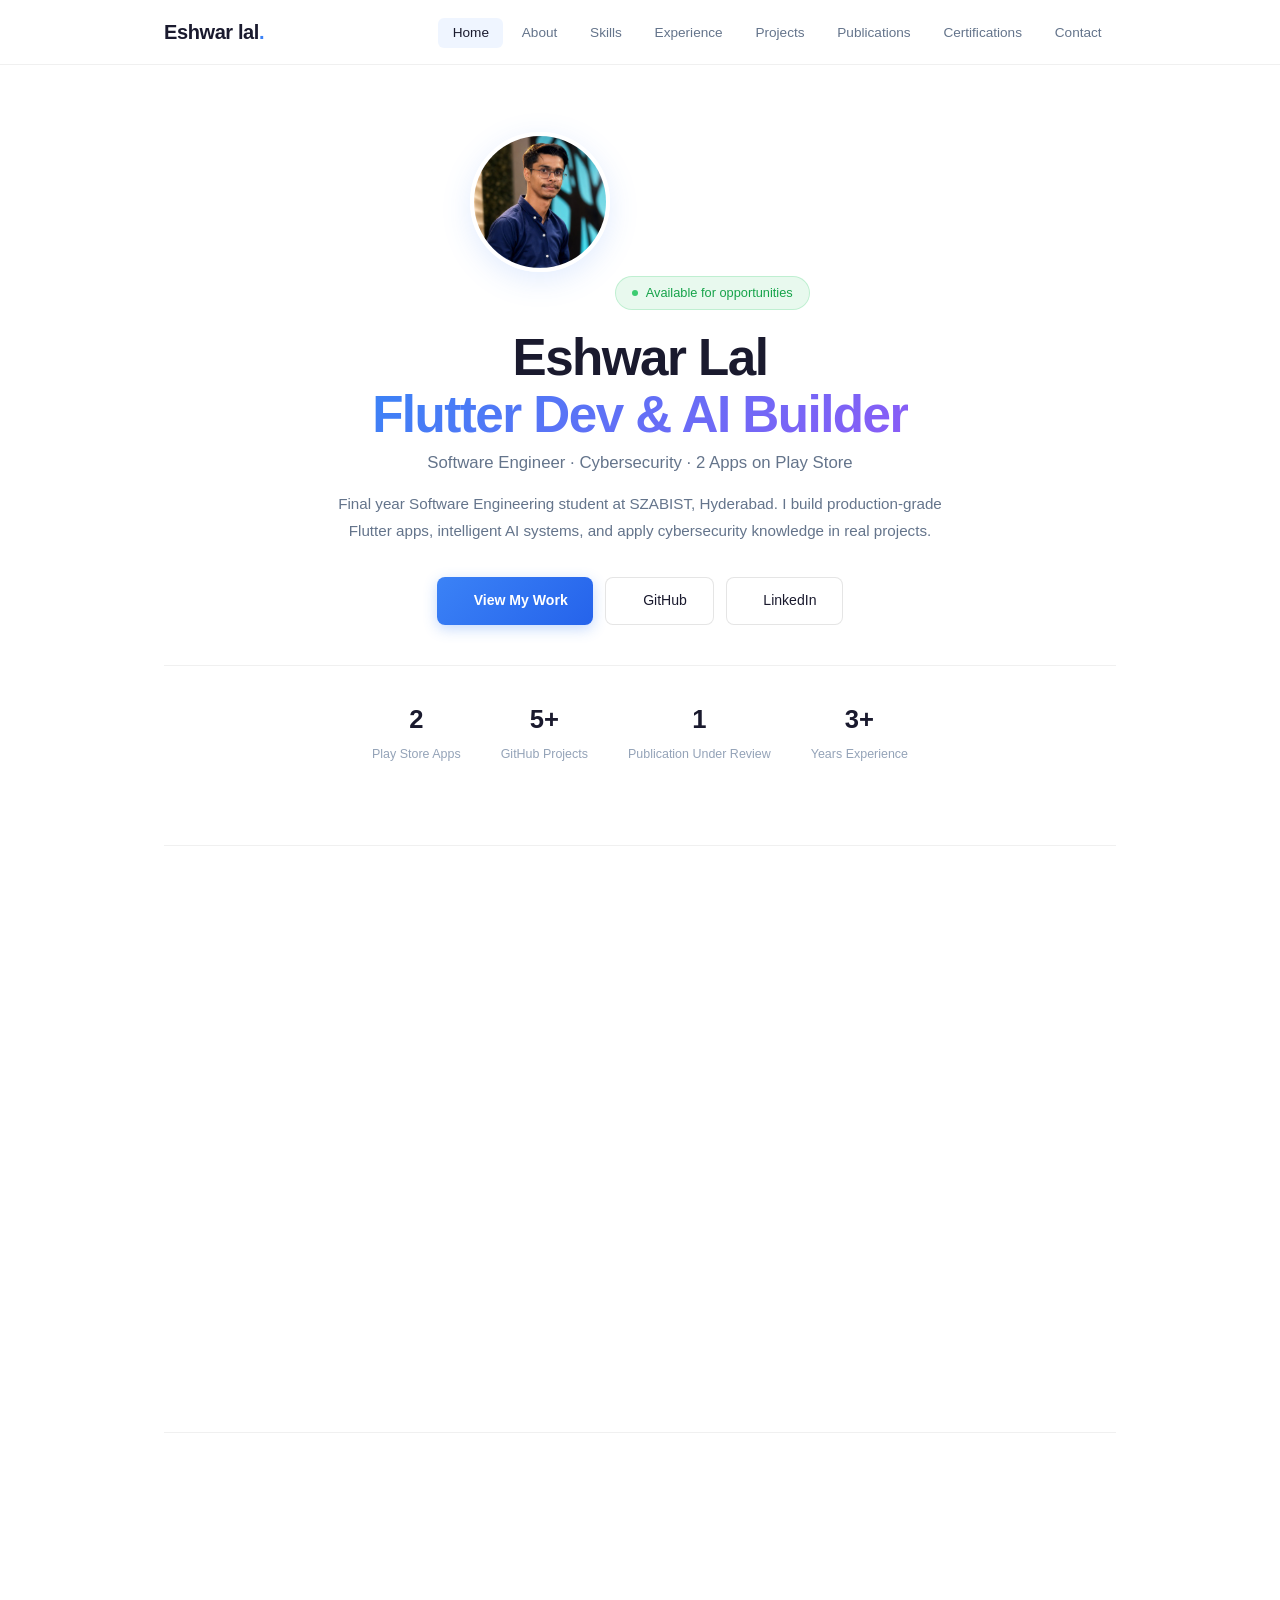
<file: projects.html>
<!DOCTYPE html>
<html lang="en">
<head><meta charset="UTF-8"/><meta http-equiv="refresh" content="0;url=index.html#projects"/><title>Redirecting...</title></head>
<body><p>Redirecting to <a href="index.html#projects">new portfolio</a>...</p></body>
</html>
</file>
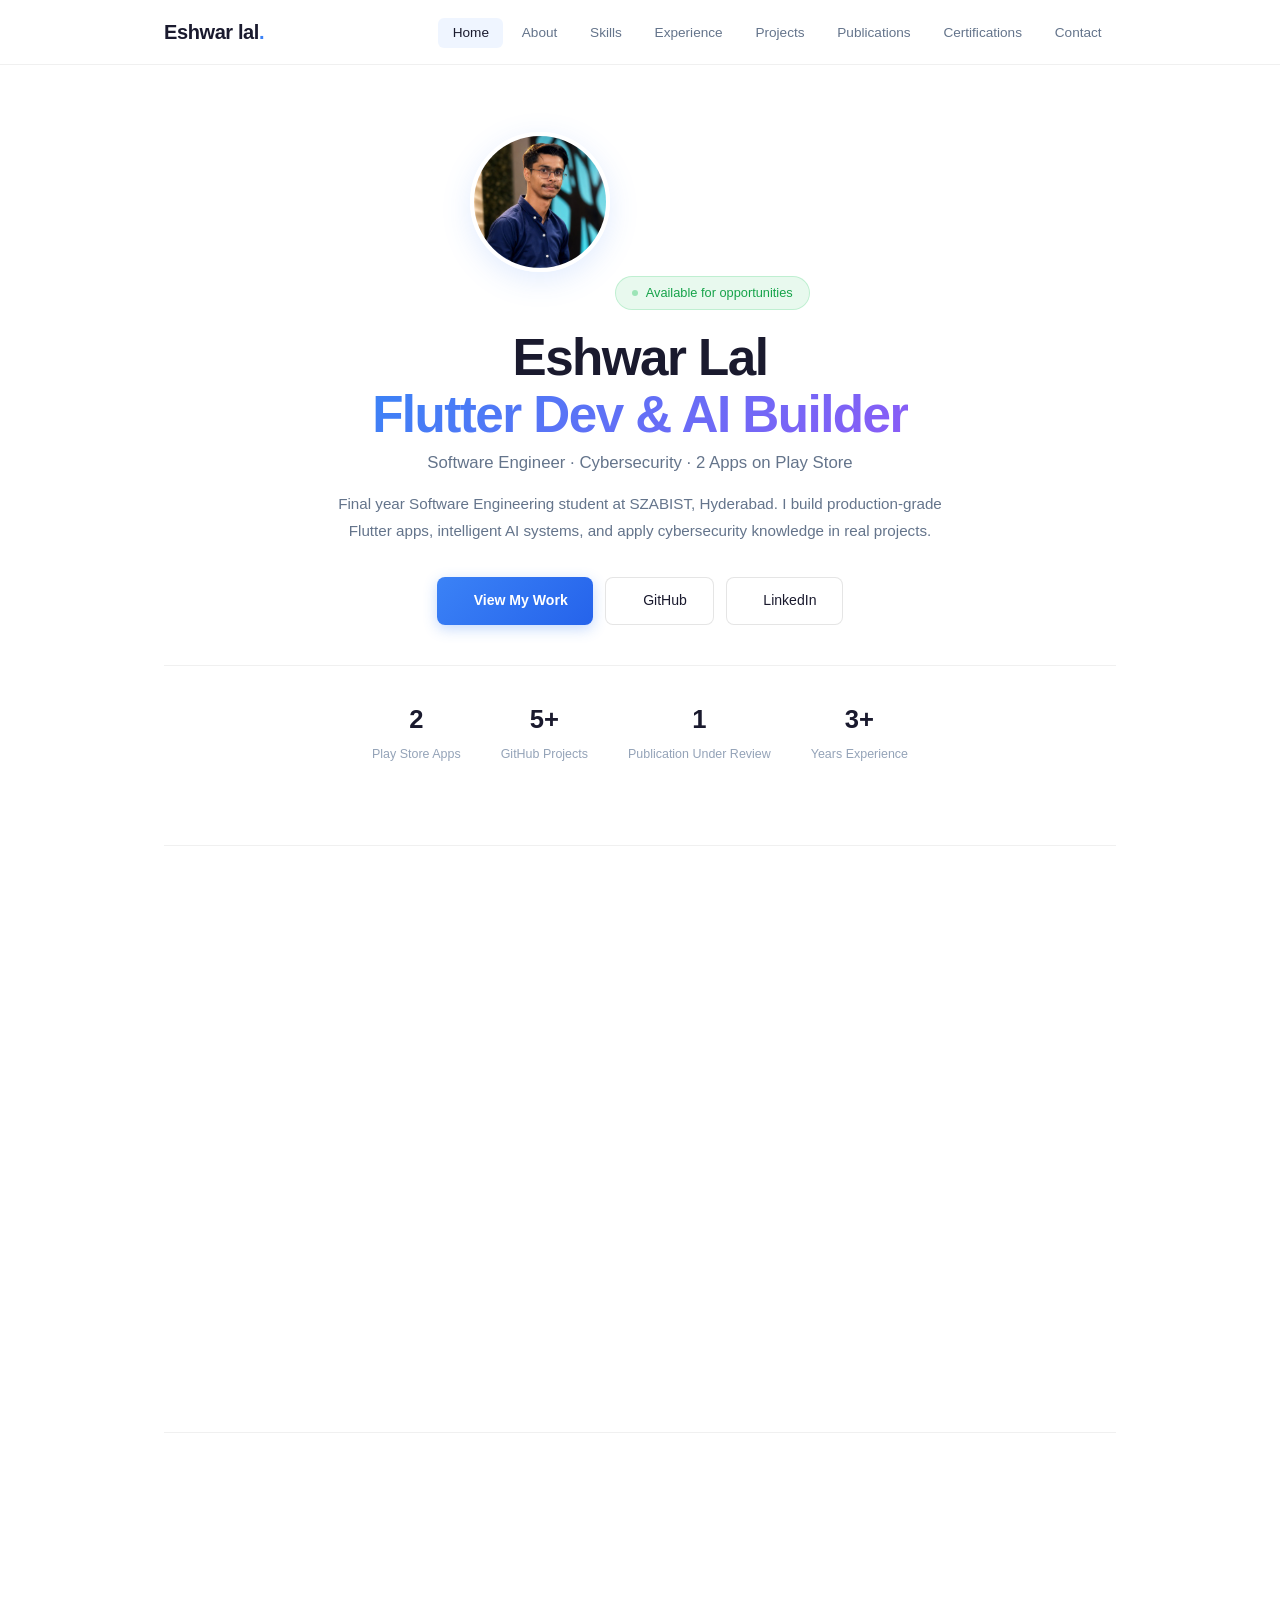
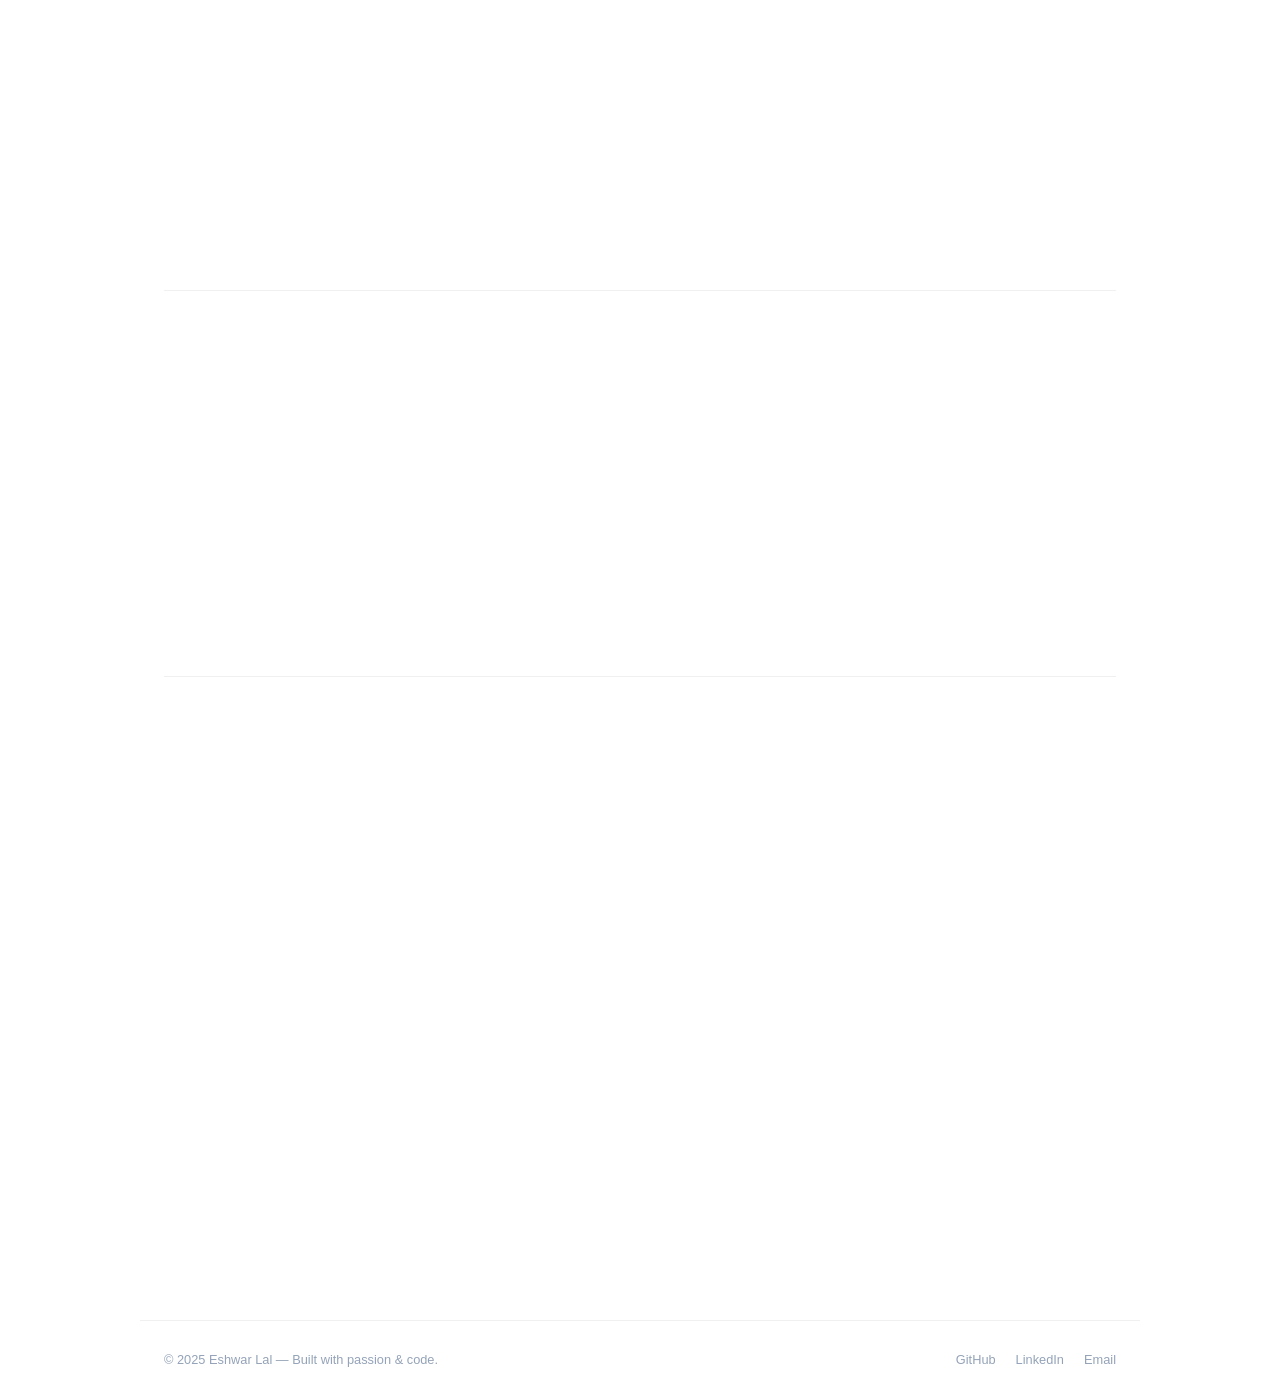
<file: publications.html>
<!DOCTYPE html>
<html lang="en">
<head><meta charset="UTF-8"/><meta http-equiv="refresh" content="0;url=index.html#publications"/><title>Redirecting...</title></head>
<body><p>Redirecting to <a href="index.html#publications">new portfolio</a>...</p></body>
</html>
</file>
<file: style.css>
* {
  margin: 0;
  padding: 0;
  box-sizing: border-box;
}

html {
  scroll-behavior: smooth;
}

body {
  font-family: 'Inter', -apple-system, BlinkMacSystemFont, sans-serif;
  background: #ffffff;
  color: #1a1a2e;
  line-height: 1.7;
  overflow-x: hidden;
}

/* ─── Navigation ─── */
.site-header {
  position: fixed;
  top: 0;
  left: 0;
  width: 100%;
  background: rgba(255, 255, 255, 0.92);
  backdrop-filter: blur(16px);
  border-bottom: 1px solid rgba(0, 0, 0, 0.06);
  z-index: 1000;
}

.navbar {
  max-width: 1000px;
  margin: 0 auto;
  display: flex;
  justify-content: space-between;
  align-items: center;
  height: 64px;
  padding: 0 1.5rem;
}

.navbar-brand {
  font-size: 1.25rem;
  font-weight: 700;
  color: #1a1a2e;
  text-decoration: none;
  letter-spacing: -0.02em;
}

.navbar-brand span {
  color: #3b82f6;
}

.nav-links {
  display: flex;
  gap: 0.25rem;
  list-style: none;
}

.nav-links a {
  color: #64748b;
  font-size: 0.85rem;
  font-weight: 500;
  padding: 0.45rem 0.9rem;
  border-radius: 6px;
  text-decoration: none;
  transition: all 0.2s;
}

.nav-links a:hover,
.nav-links a.active {
  color: #1a1a2e;
  background: rgba(59, 130, 246, 0.08);
}

.nav-toggle {
  display: none;
  background: none;
  border: 1px solid rgba(0, 0, 0, 0.1);
  padding: 4px 8px;
  border-radius: 4px;
  cursor: pointer;
}

.nav-toggle span {
  display: block;
  width: 20px;
  height: 2px;
  background: #64748b;
  margin: 4px 0;
  border-radius: 2px;
}

/* ─── Main ─── */
main {
  max-width: 1000px;
  margin: 0 auto;
  padding: 84px 1.5rem 4rem;
}

section {
  opacity: 0;
  transform: translateY(30px);
  transition: opacity 0.7s ease, transform 0.7s ease;
}

section.visible {
  opacity: 1;
  transform: translateY(0);
}

.section-label {
  font-size: 0.7rem;
  font-weight: 600;
  letter-spacing: 0.15em;
  text-transform: uppercase;
  color: #3b82f6;
  display: block;
  margin-bottom: 0.5rem;
}

.section-title {
  font-size: clamp(1.6rem, 4vw, 2.2rem);
  font-weight: 700;
  letter-spacing: -0.03em;
  margin-bottom: 2rem;
  color: #1a1a2e;
}

.divider {
  border: none;
  border-top: 1px solid rgba(0, 0, 0, 0.06);
  margin: 3rem 0;
}

/* ─── Hero ─── */
.hero {
  text-align: center;
  padding: 3rem 0 2rem;
}

.hero-avatar {
  width: 140px;
  height: 140px;
  border-radius: 50%;
  object-fit: cover;
  border: 4px solid white;
  box-shadow: 0 8px 30px rgba(59, 130, 246, 0.15);
  margin-bottom: 1.5rem;
  transition: transform 0.4s ease, box-shadow 0.4s ease;
}

.hero-avatar:hover {
  transform: scale(1.05);
  box-shadow: 0 12px 40px rgba(59, 130, 246, 0.25);
}

.hero-badge {
  display: inline-flex;
  align-items: center;
  gap: 8px;
  background: rgba(34, 197, 94, 0.1);
  border: 1px solid rgba(34, 197, 94, 0.2);
  border-radius: 100px;
  padding: 0.35rem 1rem;
  font-size: 0.8rem;
  color: #16a34a;
  margin-bottom: 1.25rem;
}

.hero-badge-dot {
  width: 6px;
  height: 6px;
  border-radius: 50%;
  background: #22c55e;
  animation: pulse 2s infinite;
}

@keyframes pulse {
  0%, 100% { opacity: 1; }
  50% { opacity: 0.3; }
}

.hero-name {
  font-size: clamp(2.2rem, 6vw, 3.2rem);
  font-weight: 800;
  letter-spacing: -0.03em;
  line-height: 1.1;
  margin-bottom: 0.4rem;
  color: #1a1a2e;
}

.hero-name span {
  background: linear-gradient(135deg, #3b82f6, #8b5cf6);
  -webkit-background-clip: text;
  -webkit-text-fill-color: transparent;
  background-clip: text;
}

.hero-title {
  font-size: 1.05rem;
  color: #64748b;
  margin-bottom: 0.75rem;
}

.hero-desc {
  font-size: 0.95rem;
  color: #64748b;
  max-width: 620px;
  margin: 0 auto 2rem;
  line-height: 1.8;
}

.hero-btns {
  display: flex;
  gap: 0.75rem;
  justify-content: center;
  flex-wrap: wrap;
  margin-bottom: 2.5rem;
}

.btn-primary {
  padding: 0.7rem 1.6rem;
  background: linear-gradient(135deg, #3b82f6, #2563eb);
  color: #fff;
  border-radius: 8px;
  font-weight: 600;
  font-size: 0.88rem;
  text-decoration: none;
  transition: transform 0.2s, box-shadow 0.2s;
  display: inline-flex;
  align-items: center;
  gap: 6px;
  box-shadow: 0 4px 14px rgba(59, 130, 246, 0.3);
}

.btn-primary:hover {
  transform: translateY(-2px);
  box-shadow: 0 6px 20px rgba(59, 130, 246, 0.4);
}

.btn-outline {
  padding: 0.7rem 1.6rem;
  border: 1px solid rgba(0, 0, 0, 0.1);
  color: #1a1a2e;
  border-radius: 8px;
  font-size: 0.88rem;
  font-weight: 500;
  text-decoration: none;
  transition: all 0.2s;
  display: inline-flex;
  align-items: center;
  gap: 6px;
  background: white;
}

.btn-outline:hover {
  border-color: #3b82f6;
  background: rgba(59, 130, 246, 0.04);
  color: #2563eb;
}

.hero-stats {
  display: flex;
  gap: 2.5rem;
  justify-content: center;
  flex-wrap: wrap;
  padding-top: 2rem;
  border-top: 1px solid rgba(0, 0, 0, 0.06);
}

.stat-num {
  font-size: 1.6rem;
  font-weight: 800;
  color: #1a1a2e;
}

.stat-label {
  font-size: 0.78rem;
  color: #94a3b8;
  margin-top: 2px;
}

/* ─── Cards ─── */
.card {
  background: #ffffff;
  border: 1px solid rgba(0, 0, 0, 0.06);
  border-radius: 14px;
  padding: 1.5rem 1.75rem;
  margin-bottom: 1.25rem;
  transition: all 0.3s ease;
  box-shadow: 0 1px 3px rgba(0, 0, 0, 0.02);
}

.card:hover {
  border-color: rgba(59, 130, 246, 0.2);
  box-shadow: 0 8px 30px rgba(0, 0, 0, 0.06);
  transform: translateY(-3px);
}

.card-featured {
  border-left: 3px solid #3b82f6;
}

.card-header {
  display: flex;
  justify-content: space-between;
  align-items: flex-start;
  flex-wrap: wrap;
  gap: 0.5rem;
  margin-bottom: 0.4rem;
}

.card-title {
  font-weight: 700;
  font-size: 1rem;
  color: #1a1a2e;
}

.card-date {
  font-size: 0.72rem;
  color: #3b82f6;
  background: rgba(59, 130, 246, 0.08);
  padding: 2px 10px;
  border-radius: 100px;
  white-space: nowrap;
  font-weight: 500;
}

.card-org {
  font-size: 0.83rem;
  color: #3b82f6;
  margin-bottom: 0.75rem;
  font-style: italic;
}

.card-org a {
  color: #3b82f6;
  text-decoration: none;
}

.card-org a:hover {
  text-decoration: underline;
}

.card-desc {
  font-size: 0.86rem;
  color: #64748b;
  line-height: 1.75;
}

.card-list {
  list-style: none;
}

.card-list li {
  font-size: 0.85rem;
  color: #64748b;
  padding: 3px 0 3px 1.25rem;
  position: relative;
}

.card-list li::before {
  content: '→';
  position: absolute;
  left: 0;
  color: #3b82f6;
  font-size: 0.75rem;
}

/* ─── Badges ─── */
.badge {
  font-size: 0.68rem;
  font-weight: 600;
  padding: 2px 10px;
  border-radius: 100px;
  display: inline-block;
}

.badge-blue {
  background: rgba(59, 130, 246, 0.1);
  color: #2563eb;
  border: 1px solid rgba(59, 130, 246, 0.2);
}

.badge-green {
  background: rgba(34, 197, 94, 0.1);
  color: #16a34a;
  border: 1px solid rgba(34, 197, 94, 0.2);
}

.badge-purple {
  background: rgba(139, 92, 246, 0.1);
  color: #7c3aed;
  border: 1px solid rgba(139, 92, 246, 0.2);
}

.badge-gray {
  font-size: 0.72rem;
  padding: 3px 10px;
  background: rgba(0, 0, 0, 0.03);
  border: 1px solid rgba(0, 0, 0, 0.06);
  border-radius: 4px;
  color: #94a3b8;
}

/* ─── Tags ─── */
.tags {
  display: flex;
  flex-wrap: wrap;
  gap: 6px;
  margin-top: 0.875rem;
}

.tag {
  font-size: 0.7rem;
  padding: 3px 10px;
  background: rgba(59, 130, 246, 0.06);
  border: 1px solid rgba(59, 130, 246, 0.12);
  border-radius: 100px;
  color: #3b82f6;
  font-weight: 500;
}

/* ─── Skills Grid ─── */
.skills-grid {
  display: grid;
  grid-template-columns: repeat(auto-fit, minmax(240px, 1fr));
  gap: 1rem;
}

.skill-card {
  background: #ffffff;
  border: 1px solid rgba(0, 0, 0, 0.06);
  border-radius: 14px;
  padding: 1.5rem;
  transition: all 0.3s ease;
  box-shadow: 0 1px 3px rgba(0, 0, 0, 0.02);
}

.skill-card:hover {
  border-color: rgba(59, 130, 246, 0.2);
  box-shadow: 0 8px 30px rgba(0, 0, 0, 0.06);
  transform: translateY(-3px);
}

.skill-icon {
  width: 40px;
  height: 40px;
  border-radius: 10px;
  display: flex;
  align-items: center;
  justify-content: center;
  font-size: 1.1rem;
  margin-bottom: 0.875rem;
}

.icon-blue { background: rgba(59, 130, 246, 0.08); }
.icon-purple { background: rgba(139, 92, 246, 0.08); }
.icon-green { background: rgba(34, 197, 94, 0.08); }
.icon-orange { background: rgba(249, 115, 22, 0.08); }

.skill-card h3 {
  font-size: 0.92rem;
  font-weight: 700;
  margin-bottom: 0.3rem;
  color: #1a1a2e;
}

.skill-card p {
  font-size: 0.8rem;
  color: #94a3b8;
  margin-bottom: 0.7rem;
}

/* ─── Project Cards ─── */
.project-card {
  background: #ffffff;
  border: 1px solid rgba(0, 0, 0, 0.06);
  border-radius: 14px;
  padding: 1.75rem;
  margin-bottom: 1.25rem;
  transition: all 0.3s ease;
  box-shadow: 0 1px 3px rgba(0, 0, 0, 0.02);
}

.project-card:hover {
  border-color: rgba(59, 130, 246, 0.2);
  box-shadow: 0 8px 30px rgba(0, 0, 0, 0.06);
  transform: translateY(-3px);
}

.project-title {
  font-weight: 700;
  font-size: 1rem;
  color: #1a1a2e;
  margin-bottom: 0.3rem;
}

.project-meta {
  font-size: 0.8rem;
  color: #94a3b8;
  margin-bottom: 0.75rem;
}

.project-meta a {
  color: #3b82f6;
  text-decoration: none;
}

.project-meta a:hover {
  text-decoration: underline;
}

.project-desc {
  font-size: 0.86rem;
  color: #64748b;
  line-height: 1.75;
}

/* ─── Publication Card ─── */
.pub-card {
  background: #ffffff;
  border: 1px solid rgba(139, 92, 246, 0.15);
  border-radius: 14px;
  padding: 1.75rem;
  display: flex;
  gap: 1.25rem;
  align-items: flex-start;
  transition: all 0.3s ease;
  box-shadow: 0 1px 3px rgba(0, 0, 0, 0.02);
}

.pub-card:hover {
  border-color: rgba(139, 92, 246, 0.3);
  box-shadow: 0 8px 30px rgba(0, 0, 0, 0.06);
}

.pub-icon {
  width: 44px;
  height: 44px;
  border-radius: 10px;
  background: rgba(139, 92, 246, 0.08);
  display: flex;
  align-items: center;
  justify-content: center;
  font-size: 1.3rem;
  flex-shrink: 0;
}

.pub-title {
  font-weight: 700;
  font-size: 0.95rem;
  margin-bottom: 0.4rem;
  color: #1a1a2e;
}

.pub-desc {
  font-size: 0.85rem;
  color: #64748b;
  line-height: 1.75;
  margin-bottom: 0.75rem;
}

/* ─── Certification Card ─── */
.cert-card {
  background: #ffffff;
  border: 1px solid rgba(0, 0, 0, 0.06);
  border-radius: 12px;
  padding: 1rem 1.3rem;
  display: flex;
  align-items: center;
  gap: 1rem;
  margin-bottom: 0.75rem;
  transition: all 0.3s ease;
  box-shadow: 0 1px 3px rgba(0, 0, 0, 0.02);
}

.cert-card:hover {
  border-color: rgba(59, 130, 246, 0.2);
  box-shadow: 0 4px 16px rgba(0, 0, 0, 0.05);
  transform: translateX(4px);
}

.cert-icon {
  width: 36px;
  height: 36px;
  border-radius: 8px;
  background: rgba(59, 130, 246, 0.08);
  display: flex;
  align-items: center;
  justify-content: center;
  font-size: 1rem;
  flex-shrink: 0;
}

.cert-name {
  font-size: 0.86rem;
  font-weight: 600;
  color: #1a1a2e;
}

.cert-name a {
  color: #3b82f6;
  text-decoration: none;
}

.cert-issuer {
  font-size: 0.76rem;
  color: #94a3b8;
  margin-top: 1px;
}

/* ─── Contact ─── */
.contact-card {
  display: flex;
  align-items: center;
  gap: 1rem;
  background: #ffffff;
  border: 1px solid rgba(0, 0, 0, 0.06);
  border-radius: 12px;
  padding: 1rem 1.25rem;
  text-decoration: none;
  color: #1a1a2e;
  margin-bottom: 0.75rem;
  transition: all 0.3s ease;
  box-shadow: 0 1px 3px rgba(0, 0, 0, 0.02);
}

.contact-card:hover {
  border-color: rgba(59, 130, 246, 0.2);
  box-shadow: 0 4px 16px rgba(0, 0, 0, 0.05);
  transform: translateX(4px);
  color: #1a1a2e;
}

.contact-icon {
  width: 36px;
  height: 36px;
  border-radius: 8px;
  background: rgba(59, 130, 246, 0.08);
  display: flex;
  align-items: center;
  justify-content: center;
  font-size: 1rem;
  flex-shrink: 0;
}

.contact-text {
  font-size: 0.86rem;
  font-weight: 600;
}

.contact-sub {
  font-size: 0.76rem;
  color: #94a3b8;
  margin-top: 1px;
}

/* ─── Footer ─── */
.site-footer {
  border-top: 1px solid rgba(0, 0, 0, 0.06);
  padding: 1.75rem 1.5rem;
  display: flex;
  align-items: center;
  justify-content: space-between;
  flex-wrap: wrap;
  gap: 1rem;
  max-width: 1000px;
  margin: 0 auto;
}

.footer-copy {
  font-size: 0.8rem;
  color: #94a3b8;
}

.footer-links {
  display: flex;
  gap: 1.25rem;
}

.footer-links a {
  font-size: 0.8rem;
  color: #94a3b8;
  text-decoration: none;
  transition: color 0.2s;
}

.footer-links a:hover {
  color: #3b82f6;
}

/* ─── Responsive ─── */
@media (max-width: 768px) {
  .nav-links {
    display: none;
    flex-direction: column;
    background: white;
    padding: 1rem;
    border-top: 1px solid rgba(0, 0, 0, 0.06);
    box-shadow: 0 8px 24px rgba(0, 0, 0, 0.08);
    position: absolute;
    top: 64px;
    left: 0;
    width: 100%;
  }

  .nav-links.open {
    display: flex;
  }

  .nav-toggle {
    display: block;
  }

  .hero-stats {
    gap: 1.5rem;
  }

  .pub-card {
    flex-direction: column;
  }

  .site-footer {
    flex-direction: column;
    text-align: center;
  }
}
</file>
